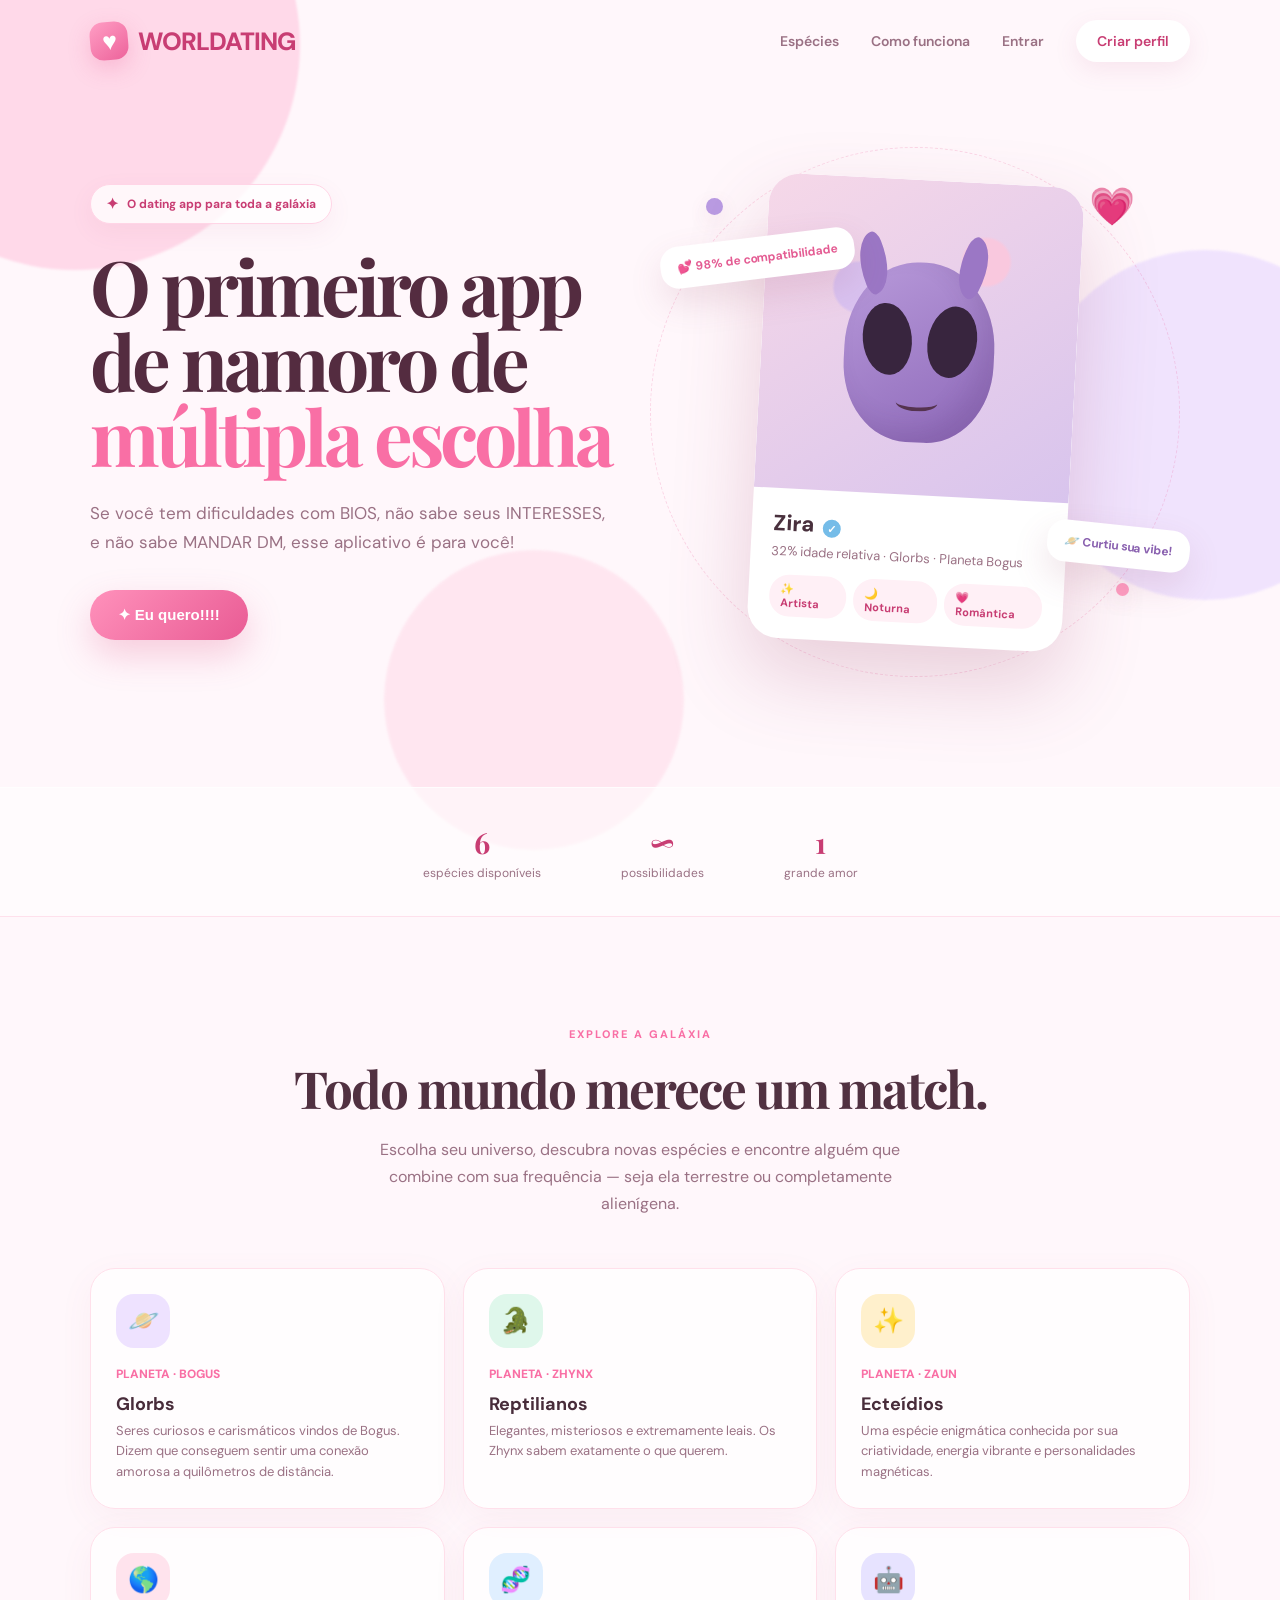
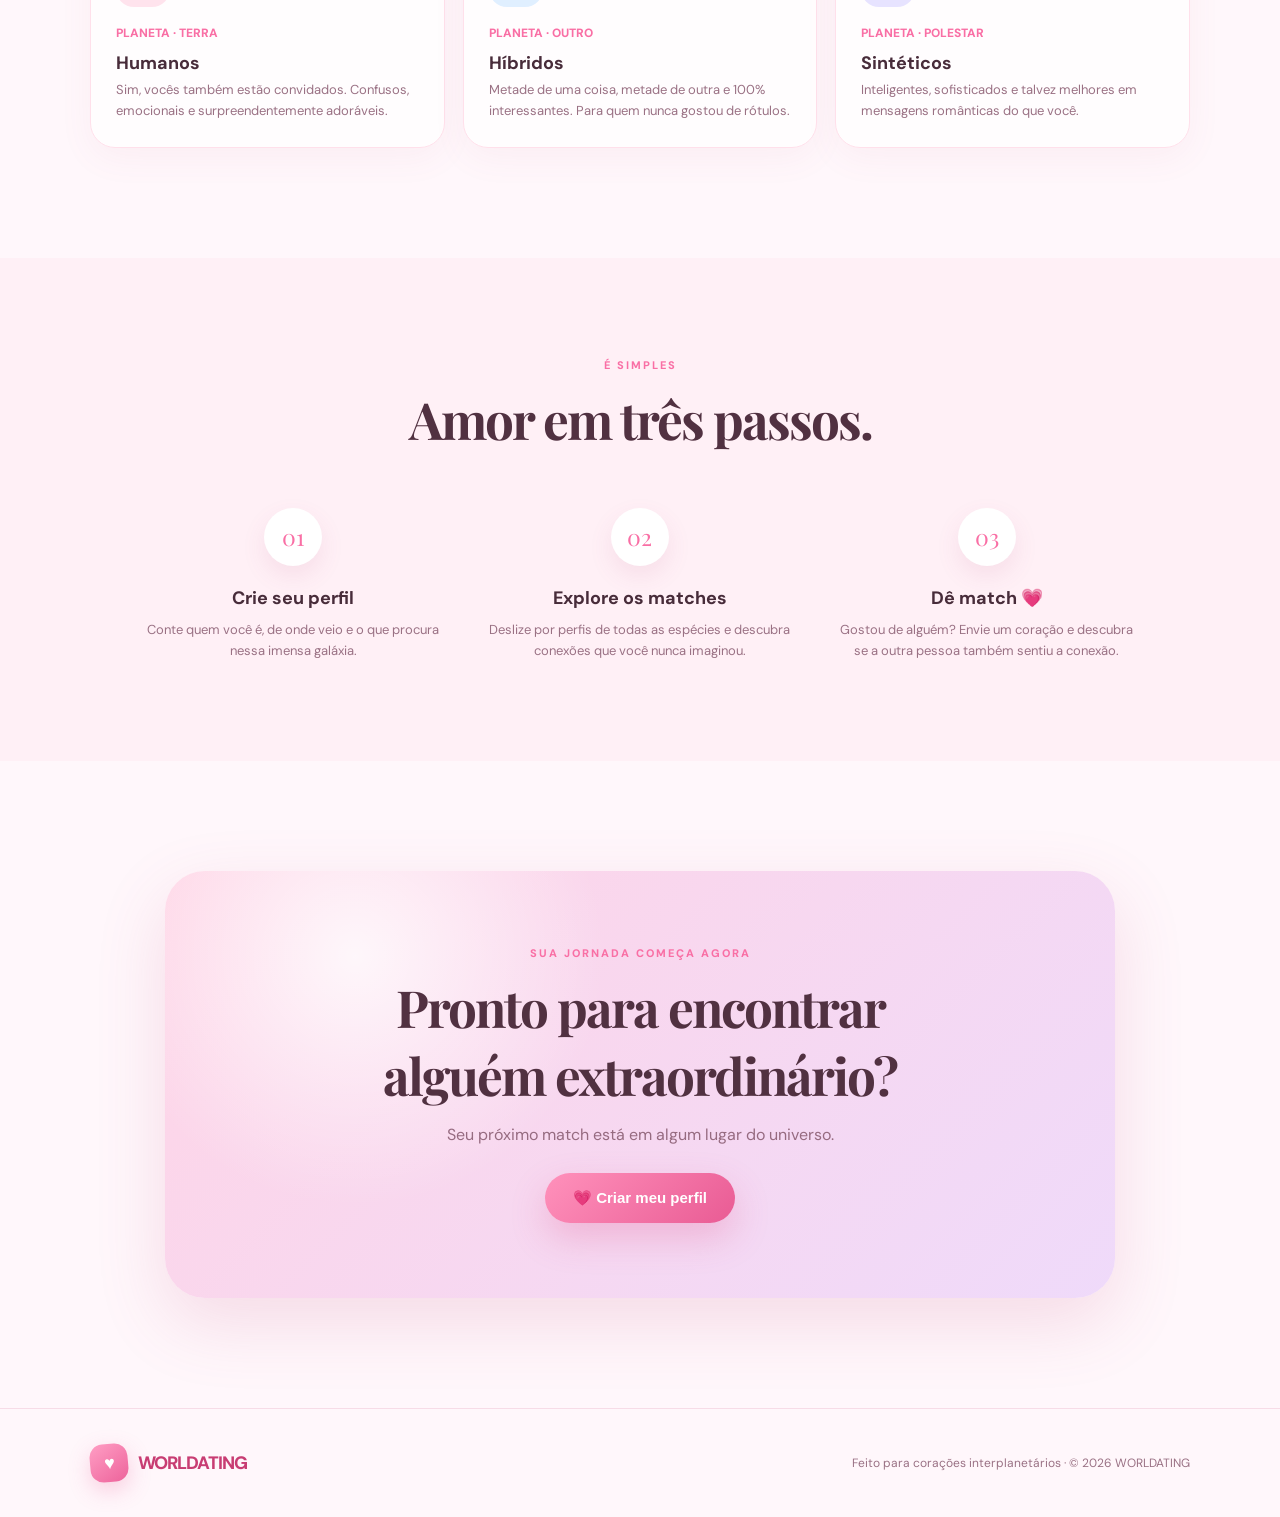
<file: index.html>
<!DOCTYPE html>
<html lang="pt-BR">

<head>
    <meta charset="UTF-8" />
    <meta name="viewport" content="width=device-width, initial-scale=1.0" />
    <title>WORLDATING — Encontre alguém de outro mundo</title>

    <link rel="preconnect" href="https://fonts.googleapis.com">
    <link rel="preconnect" href="https://fonts.gstatic.com" crossorigin>
    <link
        href="https://fonts.googleapis.com/css2?family=DM+Sans:wght@400;500;600;700&family=Playfair+Display:wght@600;700;800&display=swap"
        rel="stylesheet">

    <style>
        :root {
            --pink-50: #fff7fb;
            --pink-100: #ffeaf4;
            --pink-200: #ffd1e5;
            --pink-300: #ffb4d2;
            --pink-400: #ff8fbb;
            --pink-500: #f96fa5;
            --pink-600: #e95291;
            --rose: #c83d73;
            --purple: #9b72cf;
            --text: #482c3a;
            --muted: #9a7184;
            --white: #ffffff;
            --shadow: 0 25px 70px rgba(194, 73, 123, .16);
        }

        * {
            box-sizing: border-box;
            margin: 0;
            padding: 0;
        }

        html {
            scroll-behavior: smooth;
        }

        body {
            font-family: "DM Sans", sans-serif;
            color: var(--text);
            background: var(--pink-50);
            overflow-x: hidden;
        }

        /* ---------- BACKGROUND ---------- */

        .blob {
            position: absolute;
            border-radius: 50%;
            filter: blur(1px);
            pointer-events: none;
            z-index: 0;
        }

        .blob.one {
            width: 450px;
            height: 450px;
            background: #ffd9e9;
            top: -180px;
            left: -150px;
        }

        .blob.two {
            width: 350px;
            height: 350px;
            background: #eadbff;
            right: -100px;
            top: 250px;
            opacity: .7;
        }

        .blob.three {
            width: 300px;
            height: 300px;
            background: #ffe3ee;
            left: 30%;
            bottom: 50px;
            opacity: .8;
        }

        /* ---------- NAV ---------- */

        nav {
            position: relative;
            z-index: 10;
            height: 82px;
            display: flex;
            align-items: center;
            justify-content: space-between;
            padding: 0 7%;
        }

        .logo {
            display: flex;
            align-items: center;
            gap: 10px;
            font-size: 25px;
            font-weight: 800;
            letter-spacing: -1px;
            color: var(--rose);
        }

        .logo-heart {
            width: 38px;
            height: 38px;
            display: grid;
            place-items: center;
            background: linear-gradient(145deg, #ff9ec4, #ed639b);
            color: white;
            border-radius: 13px;
            transform: rotate(-5deg);
            box-shadow: 0 8px 22px rgba(233, 82, 145, .25);
        }

        nav .links {
            display: flex;
            gap: 32px;
            align-items: center;
        }

        nav a {
            text-decoration: none;
            color: var(--muted);
            font-size: 14px;
            font-weight: 600;
            transition: .2s;
        }

        nav a:hover {
            color: var(--rose);
        }

        .nav-button {
            padding: 12px 21px;
            border-radius: 30px;
            background: var(--white);
            color: var(--rose);
            box-shadow: 0 8px 25px rgba(188, 82, 126, .1);
        }

        /* ---------- HERO ---------- */

        .hero {
            min-height: 680px;
            padding: 45px 7% 90px;
            display: grid;
            grid-template-columns: 1fr 1fr;
            align-items: center;
            position: relative;
            overflow: hidden;
        }

        .hero-content {
            max-width: 650px;
            position: relative;
            z-index: 2;
        }

        .eyebrow {
            display: inline-flex;
            align-items: center;
            gap: 8px;
            padding: 9px 15px;
            border-radius: 50px;
            background: rgba(255, 255, 255, .8);
            border: 1px solid #ffd5e6;
            color: var(--rose);
            font-size: 12px;
            font-weight: 700;
            margin-bottom: 24px;
            box-shadow: 0 8px 25px rgba(190, 84, 128, .07);
        }

        .eyebrow span {
            font-size: 15px;
        }

        h1 {
            font-family: "Playfair Display", serif;
            font-size: clamp(54px, 6vw, 88px);
            line-height: .98;
            letter-spacing: -4px;
            color: #542c40;
            margin-bottom: 25px;
        }

        h1 em {
            font-style: normal;
            color: var(--pink-500);
        }

        .hero-description {
            max-width: 520px;
            color: var(--muted);
            line-height: 1.75;
            font-size: 17px;
            margin-bottom: 32px;
        }

        .hero-buttons {
            display: flex;
            align-items: center;
            gap: 15px;
        }

        .primary-btn {
            border: 0;
            cursor: pointer;
            padding: 16px 28px;
            border-radius: 50px;
            color: white;
            font-weight: 700;
            font-size: 15px;
            background: linear-gradient(135deg, #ff91bb, #e95b94);
            box-shadow: 0 15px 35px rgba(225, 76, 133, .25);
            transition: .25s;
        }

        .primary-btn:hover {
            transform: translateY(-3px);
            box-shadow: 0 20px 40px rgba(225, 76, 133, .32);
        }

        .secondary-btn {
            padding: 15px 24px;
            border-radius: 50px;
            background: rgba(255, 255, 255, .8);
            color: var(--rose);
            font-weight: 700;
            text-decoration: none;
            border: 1px solid #ffd6e6;
        }

        /* ---------- PROFILE CARD ---------- */

        .hero-visual {
            min-height: 570px;
            display: flex;
            align-items: center;
            justify-content: center;
            position: relative;
            z-index: 2;
        }

        .orbit {
            width: 530px;
            height: 530px;
            border: 1px dashed rgba(233, 82, 145, .2);
            border-radius: 50%;
            position: absolute;
        }

        .orbit::before,
        .orbit::after {
            content: "";
            position: absolute;
            border-radius: 50%;
            background: white;
            box-shadow: 0 7px 20px rgba(160, 73, 111, .12);
        }

        .orbit::before {
            width: 17px;
            height: 17px;
            top: 50px;
            left: 55px;
            background: #b99be2;
        }

        .orbit::after {
            width: 13px;
            height: 13px;
            right: 50px;
            bottom: 80px;
            background: #ff9fc3;
        }

        .profile-card {
            width: 315px;
            height: 465px;
            background: white;
            border-radius: 31px;
            position: relative;
            z-index: 3;
            box-shadow: 0 35px 80px rgba(157, 66, 106, .22);
            overflow: hidden;
            transform: rotate(3deg);
            transition: transform .4s;
        }

        .profile-card:hover {
            transform: rotate(0deg) translateY(-7px);
        }

        .profile-image {
            height: 315px;
            position: relative;
            overflow: hidden;
            background:
                radial-gradient(circle at 70% 25%, #f9c8de 0 7%, transparent 8%),
                radial-gradient(circle at 30% 35%, #d9c2f0 0 8%, transparent 9%),
                linear-gradient(145deg, #f6d8e8, #d8c4ed);
        }

        /* Alien visual feito só com CSS */
        .alien {
            position: absolute;
            left: 50%;
            top: 50%;
            width: 150px;
            height: 180px;
            transform: translate(-50%, -42%);
            background: linear-gradient(150deg, #b89ada, #8d68b9);
            border-radius: 48% 48% 44% 44%;
            box-shadow: inset -15px -12px 25px rgba(73, 37, 94, .15);
        }

        .alien::before,
        .alien::after {
            content: "";
            position: absolute;
            width: 49px;
            height: 72px;
            top: 42px;
            background: #38253e;
            border-radius: 50%;
        }

        .alien::before {
            left: 18px;
            transform: rotate(-8deg);
        }

        .alien::after {
            right: 18px;
            transform: rotate(8deg);
        }

        .alien-smile {
            position: absolute;
            width: 42px;
            height: 18px;
            left: 50%;
            bottom: 31px;
            transform: translateX(-50%);
            border-bottom: 4px solid #55334f;
            border-radius: 50%;
        }

        .horn {
            position: absolute;
            width: 30px;
            height: 60px;
            top: -27px;
            background: #9b77c5;
            border-radius: 80% 20% 80% 20%;
        }

        .horn.left {
            left: 10px;
            transform: rotate(-25deg);
        }

        .horn.right {
            right: 10px;
            transform: rotate(25deg) scaleX(-1);
        }

        .profile-info {
            padding: 20px 21px;
        }

        .profile-name {
            font-size: 22px;
            font-weight: 800;
            color: #49303d;
        }

        .verified {
            display: inline-grid;
            place-items: center;
            width: 18px;
            height: 18px;
            border-radius: 50%;
            color: white;
            background: #75bce8;
            font-size: 11px;
            margin-left: 4px;
        }

        .profile-meta {
            color: var(--muted);
            font-size: 13px;
            margin-top: 5px;
        }

        .tags {
            display: flex;
            gap: 7px;
            margin-top: 15px;
        }

        .tag {
            padding: 7px 11px;
            background: #fff0f6;
            color: var(--rose);
            border-radius: 20px;
            font-size: 11px;
            font-weight: 700;
        }

        .floating {
            position: absolute;
            z-index: 5;
            background: white;
            box-shadow: 0 15px 35px rgba(149, 66, 104, .15);
            border-radius: 18px;
            padding: 13px 17px;
            font-size: 12px;
            font-weight: 700;
        }

        .floating.match {
            left: 20px;
            top: 110px;
            color: #e45c93;
            transform: rotate(-7deg);
        }

        .floating.species {
            right: 0;
            bottom: 130px;
            color: #8960af;
            transform: rotate(6deg);
        }

        .heart-float {
            position: absolute;
            right: 55px;
            top: 55px;
            font-size: 37px;
            animation: float 3s ease-in-out infinite;
        }

        @keyframes float {

            0%,
            100% {
                transform: translateY(0) rotate(5deg);
            }

            50% {
                transform: translateY(-15px) rotate(-5deg);
            }
        }

        /* ---------- STATS ---------- */

        .stats {
            position: relative;
            z-index: 2;
            display: flex;
            justify-content: center;
            gap: 80px;
            padding: 35px 7%;
            background: rgba(255, 255, 255, .55);
            border-top: 1px solid rgba(255, 255, 255, .8);
            border-bottom: 1px solid #ffe0ec;
        }

        .stat {
            text-align: center;
        }

        .stat strong {
            font-family: "Playfair Display", serif;
            font-size: 29px;
            color: var(--rose);
        }

        .stat span {
            display: block;
            color: var(--muted);
            font-size: 12px;
            margin-top: 4px;
        }

        /* ---------- SPECIES ---------- */

        .species-section {
            position: relative;
            z-index: 1;
            padding: 110px 7%;
            text-align: center;
        }

        .section-label {
            text-transform: uppercase;
            letter-spacing: 2px;
            font-size: 11px;
            font-weight: 800;
            color: var(--pink-500);
            margin-bottom: 13px;
        }

        h2 {
            font-family: "Playfair Display", serif;
            font-size: clamp(38px, 4vw, 55px);
            letter-spacing: -2px;
            color: #513141;
            margin-bottom: 14px;
        }

        .section-description {
            max-width: 570px;
            margin: 0 auto 50px;
            color: var(--muted);
            line-height: 1.7;
        }

        .species-grid {
            max-width: 1100px;
            margin: auto;
            display: grid;
            grid-template-columns: repeat(3, 1fr);
            gap: 18px;
            text-align: left;
        }

        .species-card {
            padding: 25px;
            background: rgba(255, 255, 255, .75);
            border: 1px solid #ffe0eb;
            border-radius: 25px;
            transition: .25s;
            box-shadow: 0 10px 35px rgba(193, 78, 126, .06);
        }

        .species-card:hover {
            transform: translateY(-7px);
            background: white;
            box-shadow: var(--shadow);
        }

        .species-icon {
            width: 54px;
            height: 54px;
            display: grid;
            place-items: center;
            border-radius: 18px;
            font-size: 25px;
            margin-bottom: 18px;
        }

        .glorbs {
            background: #eee2ff;
        }

        .reptilianos {
            background: #dff7eb;
        }

        .ecteidios {
            background: #fff0cc;
        }

        .humanos {
            background: #ffe3ed;
        }

        .hibridos {
            background: #e0efff;
        }

        .sinteticos {
            background: #e7e3ff;
        }

        .species-card h3 {
            font-size: 18px;
            margin-bottom: 5px;
        }

        .species-card .planet {
            font-size: 12px;
            color: var(--pink-500);
            font-weight: 800;
            margin-bottom: 10px;
        }

        .species-card p {
            color: var(--muted);
            font-size: 13px;
            line-height: 1.6;
        }

        /* ---------- HOW IT WORKS ---------- */

        .how-section {
            padding: 100px 7%;
            background: #fff0f6;
            text-align: center;
        }

        .steps {
            max-width: 1000px;
            margin: 55px auto 0;
            display: grid;
            grid-template-columns: repeat(3, 1fr);
            gap: 40px;
        }

        .step-number {
            width: 58px;
            height: 58px;
            display: grid;
            place-items: center;
            margin: auto auto 20px;
            background: white;
            color: var(--pink-500);
            font-family: "Playfair Display", serif;
            font-size: 23px;
            border-radius: 50%;
            box-shadow: 0 10px 25px rgba(181, 70, 115, .1);
        }

        .step h3 {
            margin-bottom: 9px;
            font-size: 18px;
        }

        .step p {
            color: var(--muted);
            font-size: 13px;
            line-height: 1.65;
        }

        /* ---------- CTA ---------- */

        .cta {
            padding: 110px 7%;
            text-align: center;
            position: relative;
            overflow: hidden;
        }

        .cta-box {
            max-width: 950px;
            margin: auto;
            padding: 75px 35px;
            border-radius: 40px;
            background:
                radial-gradient(circle at 20% 20%, rgba(255, 255, 255, .8), transparent 30%),
                linear-gradient(135deg, #ffd5e6, #efdafa);
            position: relative;
            box-shadow: var(--shadow);
        }

        .cta-box h2 {
            max-width: 650px;
            margin: auto auto 15px;
        }

        .cta-box p {
            color: #966b80;
            margin-bottom: 28px;
        }

        /* ---------- FOOTER ---------- */

        footer {
            padding: 35px 7%;
            display: flex;
            align-items: center;
            justify-content: space-between;
            border-top: 1px solid #f7dce7;
            color: var(--muted);
            font-size: 12px;
        }

        footer .logo {
            font-size: 18px;
        }

        /* ---------- MODAL ---------- */

        .modal-overlay {
            position: fixed;
            inset: 0;
            z-index: 100;
            display: none;
            place-items: center;
            padding: 20px;
            background: rgba(73, 40, 56, .3);
            backdrop-filter: blur(8px);
        }

        .modal-overlay.active {
            display: grid;
        }

        .modal {
            width: min(440px, 100%);
            background: white;
            border-radius: 30px;
            padding: 35px;
            box-shadow: 0 30px 100px rgba(90, 40, 65, .25);
            position: relative;
            animation: modalIn .3s ease;
        }

        @keyframes modalIn {
            from {
                opacity: 0;
                transform: translateY(20px) scale(.96);
            }

            to {
                opacity: 1;
                transform: none;
            }
        }

        .close {
            position: absolute;
            top: 17px;
            right: 19px;
            width: 32px;
            height: 32px;
            border: 0;
            border-radius: 50%;
            background: #fff0f6;
            color: var(--rose);
            cursor: pointer;
            font-size: 17px;
        }

        .modal h2 {
            font-size: 32px;
            margin-bottom: 8px;
        }

        .modal>p {
            color: var(--muted);
            font-size: 13px;
            line-height: 1.6;
            margin-bottom: 25px;
        }

        .choice-grid {
            display: grid;
            grid-template-columns: 1fr 1fr;
            gap: 10px;
        }

        .choice {
            padding: 14px;
            border: 1px solid #f6d8e5;
            background: #fff9fc;
            border-radius: 15px;
            cursor: pointer;
            text-align: left;
            transition: .2s;
        }

        .choice:hover,
        .choice.selected {
            background: #ffe7f1;
            border-color: var(--pink-300);
            transform: translateY(-2px);
        }

        .choice strong {
            display: block;
            font-size: 13px;
        }

        .choice small {
            color: var(--muted);
            font-size: 10px;
        }

        .modal-submit {
            width: 100%;
            margin-top: 18px;
        }

        /* ---------- RESPONSIVE ---------- */

        @media (max-width: 850px) {
            nav .links {
                display: none;
            }

            .hero {
                grid-template-columns: 1fr;
                text-align: center;
                padding-top: 50px;
            }

            .hero-content {
                margin: auto;
            }

            .hero-description {
                margin-left: auto;
                margin-right: auto;
            }

            .hero-buttons {
                justify-content: center;
            }

            .hero-visual {
                min-height: 500px;
                margin-top: 30px;
            }

            .species-grid {
                grid-template-columns: 1fr 1fr;
            }

            .steps {
                grid-template-columns: 1fr;
                gap: 35px;
            }
        }

        @media (max-width: 550px) {
            nav {
                padding: 0 5%;
            }

            .hero {
                padding-left: 5%;
                padding-right: 5%;
            }

            h1 {
                font-size: 53px;
            }

            .hero-buttons {
                flex-direction: column;
            }

            .primary-btn,
            .secondary-btn {
                width: 100%;
            }

            .orbit {
                width: 350px;
                height: 350px;
            }

            .profile-card {
                width: 280px;
                height: 430px;
            }

            .profile-image {
                height: 280px;
            }

            .floating.match {
                left: -2px;
            }

            .floating.species {
                right: -5px;
            }

            .stats {
                gap: 25px;
            }

            .stat strong {
                font-size: 22px;
            }

            .species-section,
            .how-section,
            .cta {
                padding-left: 5%;
                padding-right: 5%;
            }

            .species-grid {
                grid-template-columns: 1fr;
            }

            footer {
                flex-direction: column;
                gap: 15px;
            }
        }
    </style>
</head>

<body>

    <div class="blob one"></div>
    <div class="blob two"></div>
    <div class="blob three"></div>

    <!-- NAV -->
    <nav>
        <div class="logo">
            <div class="logo-heart">♥</div>
            WORLDATING
        </div>

        <div class="links">
            <a href="#especies">Espécies</a>
            <a href="#como-funciona">Como funciona</a>
            <a href="#entrar">Entrar</a>
            <a href="#cadastro" class="nav-button">Criar perfil</a>
        </div>
    </nav>

    <!-- HERO -->
    <main>

        <section class="hero">

            <div class="hero-content">

                <div class="eyebrow">
                    <span>✦</span>
                    O dating app para toda a galáxia
                </div>

                <h1>
                    O primeiro app de namoro de<br>
                    <em>múltipla escolha</em> 
                </h1>

                <p class="hero-description">
                    Se você tem dificuldades com BIOS, não sabe seus INTERESSES, e não sabe MANDAR DM, esse aplicativo é para você!
                </p>

                <div class="hero-buttons">
                    <button class="primary-btn" onclick="openModal()">
                        ✦ Eu quero!!!!
                    </button>

                </div>

            </div>

            <div class="hero-visual">

                <div class="orbit"></div>

                <div class="heart-float">💗</div>

                <div class="floating match">
                    💕 98% de compatibilidade
                </div>

                <div class="floating species">
                    🪐 Curtiu sua vibe!
                </div>

                <div class="profile-card">

                    <div class="profile-image">

                        <div class="alien">
                            <div class="horn left"></div>
                            <div class="horn right"></div>
                            <div class="alien-smile"></div>
                        </div>

                    </div>

                    <div class="profile-info">

                        <div class="profile-name">
                            Zira
                            <span class="verified">✓</span>
                        </div>

                        <div class="profile-meta">
                            32% idade relativa · Glorbs · Planeta Bogus
                        </div>

                        <div class="tags">
                            <span class="tag">✨ Artista</span>
                            <span class="tag">🌙 Noturna</span>
                            <span class="tag">💗 Romântica</span>
                        </div>

                    </div>

                </div>

            </div>
        </section>

        <!-- STATS -->
        <section class="stats">

            <div class="stat">
                <strong>6</strong>
                <span>espécies disponíveis</span>
            </div>

            <div class="stat">
                <strong>∞</strong>
                <span>possibilidades</span>
            </div>

            <div class="stat">
                <strong>1</strong>
                <span>grande amor</span>
            </div>

        </section>

        <!-- ESPÉCIES -->
        <section class="species-section" id="especies">

            <div class="section-label">Explore a galáxia</div>

            <h2>Todo mundo merece um match.</h2>

            <p class="section-description">
                Escolha seu universo, descubra novas espécies e encontre alguém
                que combine com sua frequência — seja ela terrestre ou
                completamente alienígena.
            </p>

            <div class="species-grid">

                <div class="species-card">
                    <div class="species-icon glorbs">🪐</div>
                    <div class="planet">PLANETA · BOGUS</div>
                    <h3>Glorbs</h3>
                    <p>
                        Seres curiosos e carismáticos vindos de Bogus.
                        Dizem que conseguem sentir uma conexão amorosa a quilômetros de distância.
                    </p>
                </div>

                <div class="species-card">
                    <div class="species-icon reptilianos">🐊</div>
                    <div class="planet">PLANETA · ZHYNX</div>
                    <h3>Reptilianos</h3>
                    <p>
                        Elegantes, misteriosos e extremamente leais.
                        Os Zhynx sabem exatamente o que querem.
                    </p>
                </div>

                <div class="species-card">
                    <div class="species-icon ecteidios">✨</div>
                    <div class="planet">PLANETA · ZAUN</div>
                    <h3>Ecteídios</h3>
                    <p>
                        Uma espécie enigmática conhecida por sua criatividade,
                        energia vibrante e personalidades magnéticas.
                    </p>
                </div>

                <div class="species-card">
                    <div class="species-icon humanos">🌎</div>
                    <div class="planet">PLANETA · TERRA</div>
                    <h3>Humanos</h3>
                    <p>
                        Sim, vocês também estão convidados.
                        Confusos, emocionais e surpreendentemente adoráveis.
                    </p>
                </div>

                <div class="species-card">
                    <div class="species-icon hibridos">🧬</div>
                    <div class="planet">PLANETA · OUTRO</div>
                    <h3>Híbridos</h3>
                    <p>
                        Metade de uma coisa, metade de outra e 100% interessantes.
                        Para quem nunca gostou de rótulos.
                    </p>
                </div>

                <div class="species-card">
                    <div class="species-icon sinteticos">🤖</div>
                    <div class="planet">PLANETA · POLESTAR</div>
                    <h3>Sintéticos</h3>
                    <p>
                        Inteligentes, sofisticados e talvez melhores em mensagens
                        românticas do que você.
                    </p>
                </div>

            </div>
        </section>

        <!-- COMO FUNCIONA -->
        <section class="how-section" id="como-funciona">

            <div class="section-label">É simples</div>

            <h2>Amor em três passos.</h2>

            <div class="steps">

                <div class="step">
                    <div class="step-number">01</div>
                    <h3>Crie seu perfil</h3>
                    <p>
                        Conte quem você é, de onde veio e o que procura
                        nessa imensa galáxia.
                    </p>
                </div>

                <div class="step">
                    <div class="step-number">02</div>
                    <h3>Explore os matches</h3>
                    <p>
                        Deslize por perfis de todas as espécies e descubra
                        conexões que você nunca imaginou.
                    </p>
                </div>

                <div class="step">
                    <div class="step-number">03</div>
                    <h3>Dê match 💗</h3>
                    <p>
                        Gostou de alguém? Envie um coração e descubra se
                        a outra pessoa também sentiu a conexão.
                    </p>
                </div>

            </div>
        </section>

        <!-- CTA -->
        <section class="cta" id="cadastro">

            <div class="cta-box">

                <div class="section-label">Sua jornada começa agora</div>

                <h2>
                    Pronto para encontrar alguém extraordinário?
                </h2>

                <p>
                    Seu próximo match está em algum lugar do universo.
                </p>

                <button class="primary-btn" onclick="openModal()">
                    💗 Criar meu perfil
                </button>

            </div>

        </section>

    </main>

    <!-- FOOTER -->
    <footer id="entrar">

        <div class="logo">
            <div class="logo-heart">♥</div>
            WORLDATING
        </div>

        <div>
            Feito para corações interplanetários · © 2026 WORLDATING
        </div>

    </footer>

    <!-- MODAL -->
    <div class="modal-overlay" id="modal">

        <div class="modal">

            <button class="close" onclick="closeModal()">×</button>

            <h2>Vamos começar 💗</h2>

            <p>
                Primeiro, escolha sua espécie. Você poderá alterar
                essa informação depois.
            </p>

            <div class="choice-grid">

                <div class="choice" onclick="selectChoice(this)">
                    <strong>🪐 Glorbs</strong>
                    <small>Bogus</small>
                </div>

                <div class="choice" onclick="selectChoice(this)">
                    <strong>🐊 Reptilianos</strong>
                    <small>Zhynx</small>
                </div>

                <div class="choice" onclick="selectChoice(this)">
                    <strong>✨ Ecteídios</strong>
                    <small>Zaun</small>
                </div>

                <div class="choice" onclick="window.location.href='oi.html'">
                    <strong>🌎 Humanos</strong>
                    <small>Terra</small>
                </div>

                <div class="choice" onclick="selectChoice(this)">
                    <strong>🧬 Híbridos</strong>
                    <small>Outro</small>
                </div>

                <div class="choice" onclick="selectChoice(this)">
                    <strong>🤖 Sintéticos</strong>
                    <small>Polyestar</small>
                </div>

            </div>

            <button class="primary-btn modal-submit" onclick="finishSignup()">
                Continuar ✦
            </button>

        </div>

    </div>

    <script>

        function openModal() {
            document.getElementById("modal").classList.add("active");
            document.body.style.overflow = "hidden";
        }

        function closeModal() {
            document.getElementById("modal").classList.remove("active");
            document.body.style.overflow = "";
        }

        function selectChoice(element) {
            document.querySelectorAll(".choice").forEach(choice => {
                choice.classList.remove("selected");
            });

            element.classList.add("selected");
        }

        function finishSignup() {

            const selected = document.querySelector(".choice.selected");

            if (!selected) {
                alert("Escolha sua espécie primeiro 💗");
                return;
            }

            alert(
                "Perfeito! ✨\n\n" +
                "Seu perfil de " +
                selected.querySelector("strong").innerText +
                " está pronto para começar a jornada."
            );

            closeModal();
        }

        document.getElementById("modal").addEventListener("click", function (e) {
            if (e.target === this) {
                closeModal();
            }
        });

    </script>

</body>

</html>
</file>
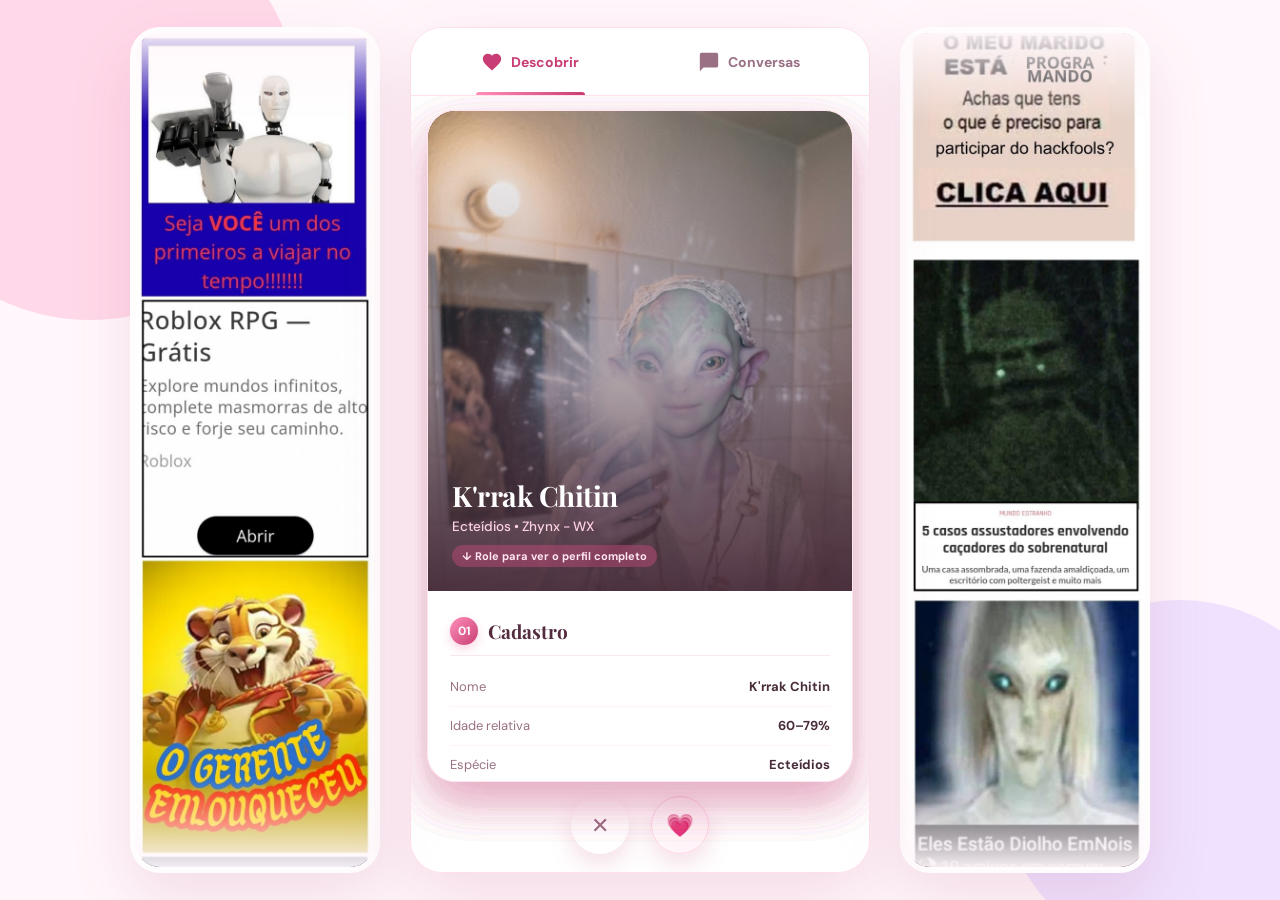
<file: index2.html>
<!DOCTYPE html>
<html lang="pt-BR">
<head>
  <meta charset="UTF-8" />
  <meta name="viewport" content="width=device-width, initial-scale=1.0" />
  <title>WORLDATING — Encontre alguém de outro mundo</title>

  <!-- Google Fonts: DM Sans & Playfair Display -->
  <link rel="preconnect" href="https://fonts.googleapis.com">
  <link rel="preconnect" href="https://fonts.gstatic.com" crossorigin>
  <link href="https://fonts.googleapis.com/css2?family=DM+Sans:wght@400;500;600;700&family=Playfair+Display:wght@600;700;800&display=swap" rel="stylesheet">

  <link rel="stylesheet" href="style.css">
</head>
<body>

  <!-- Blobs decorativos -->
  <div class="blob one"></div>
  <div class="blob two"></div>

  <div class="formbold-main-wrapper">

    <!-- =========================
         ESQUERDA — ANÚNCIO
         ========================= -->
    <div class="side-image side-left">
      <div class="infinite-images">

        <a href="premium.html">
          <img src="img_esquerda.jpg" alt="Conheça o Premium">
        </a>

        <a href="premium.html">
          <img src="img_esquerda.jpg" alt="Conheça o Premium">
        </a>

        <a href="premium.html">
          <img src="img_esquerda.jpg" alt="Conheça o Premium">
        </a>

        <a href="premium.html">
          <img src="img_esquerda.jpg" alt="Conheça o Premium">
        </a>

        <a href="premium.html">
          <img src="img_esquerda.jpg" alt="Conheça o Premium">
        </a>

        <a href="premium.html">
          <img src="img_esquerda.jpg" alt="Conheça o Premium">
        </a>

      </div>
    </div>


    <!-- =========================
         CONTEÚDO PRINCIPAL
         ========================= -->
    <div class="app-wrapper">

      <!-- Header / Abas -->
      <header class="app-header">

        <button class="tab-btn active" id="tabDiscover">
          <svg width="22" height="22" viewBox="0 0 24 24" fill="currentColor">
            <path d="M12 21.35l-1.45-1.32C5.4 15.36 2 12.28 2 8.5 2 5.42 4.42 3 7.5 3c1.74 0 3.41.81 4.5 2.09C13.09 3.81 14.76 3 16.5 3 19.58 3 22 5.42 22 8.5c0 3.78-3.4 6.86-8.55 11.54L12 21.35z"/>
          </svg>
          <span>Descobrir</span>
        </button>

        <button class="tab-btn" id="tabMatches">
          <svg width="22" height="22" viewBox="0 0 24 24" fill="currentColor">
            <path d="M20 2H4c-1.1 0-2 .9-2 2v18l4-4h14c1.1 0 2-.9 2-2V4c0-1.1-.9-2-2-2z"/>
          </svg>

          <span>Conversas</span>

          <span
            class="match-badge"
            id="matchBadge"
            style="display: none;"
          >
            0
          </span>
        </button>

      </header>


      <!-- ABA 1: SWIPE -->
      <section class="tab-content active" id="viewDiscover">

        <main
          class="tinder-viewport"
          id="cardsContainer">
        </main>

        <div class="controls">

          <button
            class="action-btn btn-nope"
            id="nopeBtn"
            aria-label="Rejeitar">
            ✕
          </button>

          <button
            class="action-btn btn-like"
            id="likeBtn"
            aria-label="Curtir">
            💗
          </button>

        </div>

      </section>


      <!-- ABA 2: CONVERSAS -->
      <section class="tab-content" id="viewMatches">

        <div
          class="chat-list-view"
          id="chatListView">

          <h2 class="chat-title">
            Novos Matches ✦
          </h2>

          <div
            class="matches-horizontal"
            id="matchesHorizontal">
          </div>

          <h2
            class="chat-title"
            style="margin-top: 24px;">
            Mensagens
          </h2>

          <div
            class="conversations-list"
            id="conversationsList">
          </div>

        </div>


        <!-- Sala de Conversa -->
        <div
          class="chat-room-view"
          id="chatRoomView"
          style="display: none;">

          <div class="chat-room-header">

            <button
              class="back-chat-btn"
              id="backToChatList">
              ←
            </button>

            <div
              class="chat-room-avatar"
              id="roomAvatar">
            </div>

            <div class="chat-room-info">

              <h3 id="roomName">
                Nome
              </h3>

              <span id="roomSpecies">
                Espécie
              </span>

            </div>

          </div>

          <div
            class="chat-messages"
            id="chatMessages">
          </div>

          <div
            class="dialogue-choices-area"
            id="dialogueChoicesArea">

            <div class="dialogue-hint">
              ✦ Escolha uma resposta artificial pré-aprovada:
            </div>

            <div
              class="dialogue-options-list"
              id="dialogueOptionsList">
            </div>

          </div>

        </div>

      </section>

    </div>


    <!-- =========================
         DIREITA — ANÚNCIO
         ========================= -->
    <div class="side-image side-right">

      <div class="infinite-images">

        <a href="premium.html">
          <img src="img_direita.jpg" alt="Conheça o Premium">
        </a>

        <a href="premium.html">
          <img src="img_direita.jpg" alt="Conheça o Premium">
        </a>

        <a href="premium.html">
          <img src="img_direita.jpg" alt="Conheça o Premium">
        </a>

        <a href="premium.html">
          <img src="img_direita.jpg" alt="Conheça o Premium">
        </a>

        <a href="premium.html">
          <img src="img_direita.jpg" alt="Conheça o Premium">
        </a>

        <a href="premium.html">
          <img src="img_direita.jpg" alt="Conheça o Premium">
        </a>

      </div>

    </div>

  </div>


  <script src="database.js"></script>
  <script src="app.js"></script>

</body>
</file>
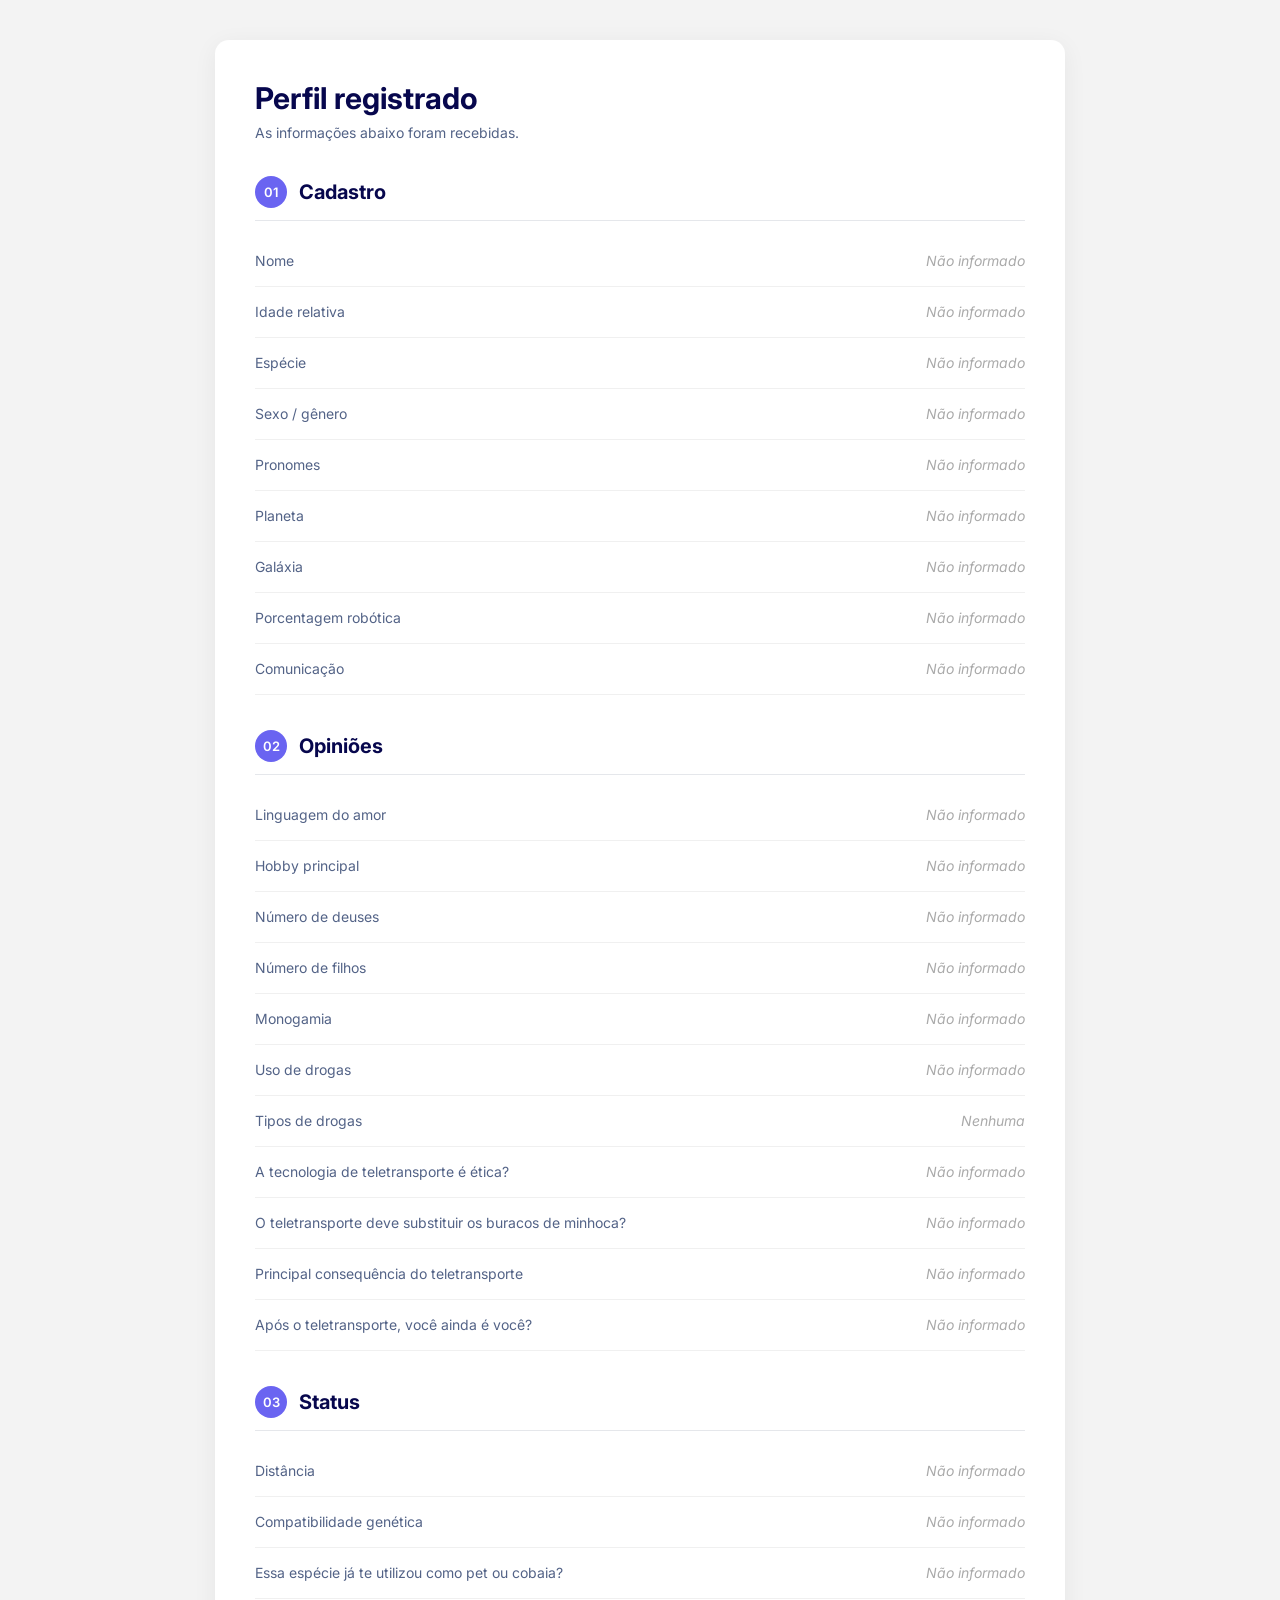
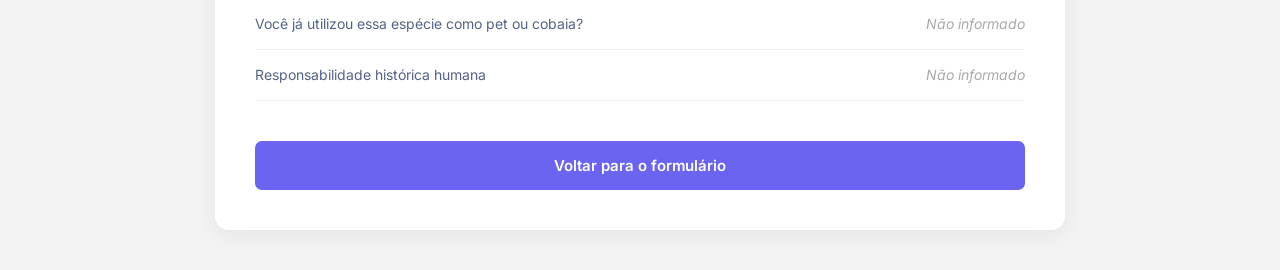
<file: ok.html>
<!DOCTYPE html>
<html lang="pt-BR">
<head>
  <meta charset="UTF-8">
  <meta name="viewport" content="width=device-width, initial-scale=1.0">

  <title>Perfil registrado</title>

  <style>
    @import url('https://fonts.googleapis.com/css2?family=Inter:wght@400;500;600;700&display=swap');

    * {
      margin: 0;
      padding: 0;
      box-sizing: border-box;
    }

    body {
      font-family: 'Inter', sans-serif;
      background: #f3f3f3;
      color: #07074d;
      padding: 40px;
    }

    .container {
      width: 100%;
      max-width: 850px;
      margin: 0 auto;
      background: white;
      padding: 40px;
      border-radius: 14px;
      box-shadow: 0 5px 25px rgba(0, 0, 0, 0.06);
    }

    .header {
      margin-bottom: 35px;
    }

    .header h1 {
      font-size: 30px;
      margin-bottom: 8px;
    }

    .header p {
      color: #536387;
      font-size: 14px;
    }

    .section {
      margin-top: 35px;
    }

    .section-title {
      display: flex;
      align-items: center;
      gap: 12px;
      margin-bottom: 15px;
      padding-bottom: 12px;
      border-bottom: 1px solid #e5e7eb;
    }

    .section-number {
      width: 32px;
      height: 32px;

      display: flex;
      align-items: center;
      justify-content: center;

      border-radius: 50%;

      background: #6a64f1;
      color: white;

      font-size: 13px;
      font-weight: 600;
    }

    .section-title h2 {
      font-size: 20px;
    }

    .answer {
      display: grid;
      grid-template-columns: 1fr 1fr;
      gap: 20px;

      padding: 14px 0;

      border-bottom: 1px solid #f0f0f0;
    }

    .question {
      color: #536387;
      font-size: 14px;
      line-height: 22px;
    }

    .value {
      color: #07074d;
      font-size: 14px;
      font-weight: 600;
      text-align: right;
      line-height: 22px;
    }

    .empty {
      color: #aaa;
      font-weight: 400;
      font-style: italic;
    }

    .back-button {
      display: block;

      width: 100%;

      margin-top: 40px;
      padding: 15px 20px;

      background: #6a64f1;
      color: white;

      text-decoration: none;
      text-align: center;

      border-radius: 7px;

      font-size: 15px;
      font-weight: 600;

      transition: 0.2s;
    }

    .back-button:hover {
      background: #5751d9;
    }

    @media (max-width: 600px) {

      body {
        padding: 15px;
      }

      .container {
        padding: 25px 20px;
      }

      .header h1 {
        font-size: 24px;
      }

      .answer {
        grid-template-columns: 1fr;
        gap: 4px;
      }

      .value {
        text-align: left;
      }
    }
  </style>
</head>


<body>

  <main class="container">

    <header class="header">
      <h1>Perfil registrado</h1>

      <p>
        As informações abaixo foram recebidas.
      </p>
    </header>


    <!-- =================================
         01 — CADASTRO
         ================================= -->

    <section class="section">

      <div class="section-title">

        <div class="section-number">
          01
        </div>

        <h2>Cadastro</h2>

      </div>


      <div class="answer">
        <span class="question">Nome</span>
        <span class="value" id="nome"></span>
      </div>


      <div class="answer">
        <span class="question">Idade relativa</span>
        <span class="value" id="idade_relativa"></span>
      </div>


      <div class="answer">
        <span class="question">Espécie</span>
        <span class="value" id="especie"></span>
      </div>


      <div class="answer">
        <span class="question">Sexo / gênero</span>
        <span class="value" id="genero"></span>
      </div>


      <div class="answer">
        <span class="question">Pronomes</span>
        <span class="value" id="pronomes"></span>
      </div>


      <div class="answer">
        <span class="question">Planeta</span>
        <span class="value" id="planeta"></span>
      </div>


      <div class="answer">
        <span class="question">Galáxia</span>
        <span class="value" id="galaxia"></span>
      </div>


      <div class="answer">
        <span class="question">Porcentagem robótica</span>
        <span class="value" id="porcentagem_robo"></span>
      </div>


      <div class="answer">
        <span class="question">Comunicação</span>
        <span class="value" id="comunicacao"></span>
      </div>

    </section>


    <!-- =================================
         02 — OPINIÕES
         ================================= -->

    <section class="section">

      <div class="section-title">

        <div class="section-number">
          02
        </div>

        <h2>Opiniões</h2>

      </div>


      <div class="answer">
        <span class="question">Linguagem do amor</span>
        <span class="value" id="linguagem_amor"></span>
      </div>


      <div class="answer">
        <span class="question">Hobby principal</span>
        <span class="value" id="hobby"></span>
      </div>


      <div class="answer">
        <span class="question">Número de deuses</span>
        <span class="value" id="deuses"></span>
      </div>


      <div class="answer">
        <span class="question">Número de filhos</span>
        <span class="value" id="filhos"></span>
      </div>


      <div class="answer">
        <span class="question">Monogamia</span>
        <span class="value" id="monogamia"></span>
      </div>


      <div class="answer">
        <span class="question">Uso de drogas</span>
        <span class="value" id="drogas"></span>
      </div>


      <div class="answer">
        <span class="question">Tipos de drogas</span>
        <span class="value" id="tipo_droga"></span>
      </div>


      <div class="answer">
        <span class="question">
          A tecnologia de teletransporte é ética?
        </span>

        <span class="value" id="teletransporte_etico"></span>
      </div>


      <div class="answer">
        <span class="question">
          O teletransporte deve substituir os buracos de minhoca?
        </span>

        <span class="value" id="substituir_buracos"></span>
      </div>


      <div class="answer">
        <span class="question">
          Principal consequência do teletransporte
        </span>

        <span class="value" id="consequencia_teletransporte"></span>
      </div>


      <div class="answer">
        <span class="question">
          Após o teletransporte, você ainda é você?
        </span>

        <span class="value" id="identidade"></span>
      </div>

    </section>


    <!-- =================================
         03 — STATUS
         ================================= -->

    <section class="section">

      <div class="section-title">

        <div class="section-number">
          03
        </div>

        <h2>Status</h2>

      </div>


      <div class="answer">
        <span class="question">Distância</span>
        <span class="value" id="distancia"></span>
      </div>


      <div class="answer">
        <span class="question">
          Compatibilidade genética
        </span>

        <span class="value" id="compatibilidade"></span>
      </div>


      <div class="answer">
        <span class="question">
          Essa espécie já te utilizou como pet ou cobaia?
        </span>

        <span class="value" id="eles_usaram"></span>
      </div>


      <div class="answer">
        <span class="question">
          Você já utilizou essa espécie como pet ou cobaia?
        </span>

        <span class="value" id="eu_usei"></span>
      </div>


      <div class="answer">
        <span class="question">
          Responsabilidade histórica humana
        </span>

        <span class="value" id="responsabilidade_humana"></span>
      </div>

    </section>


    <a href="index.html" class="back-button">
      Voltar para o formulário
    </a>

  </main>


  <script>

    /*
     * Lê as respostas enviadas pelo formulário.
     */

    const params = new URLSearchParams(
      window.location.search
    );


    /*
     * Preenche um campo.
     */

    function preencher(id) {

      const elemento =
        document.getElementById(id);

      if (!elemento) return;


      const valor =
        params.get(id);


      if (valor && valor.trim() !== "") {

        elemento.textContent =
          valor;

      } else {

        elemento.textContent =
          "Não informado";

        elemento.classList.add("empty");

      }

    }


    /*
     * Campos normais.
     */

    const campos = [

      // Cadastro

      "nome",
      "idade_relativa",
      "especie",
      "genero",
      "pronomes",
      "planeta",
      "galaxia",
      "porcentagem_robo",
      "comunicacao",

      // Opiniões

      "linguagem_amor",
      "hobby",
      "deuses",
      "filhos",
      "monogamia",
      "drogas",
      "teletransporte_etico",
      "substituir_buracos",
      "consequencia_teletransporte",
      "identidade",

      // Status

      "distancia",
      "compatibilidade",
      "eles_usaram",
      "eu_usei",
      "responsabilidade_humana"

    ];


    campos.forEach(preencher);


    /*
     * Porcentagem robótica.
     */

    const robo =
      document.getElementById(
        "porcentagem_robo"
      );

    if (params.get("porcentagem_robo")) {

      robo.textContent =
        params.get("porcentagem_robo") + "%";

    }


    /*
     * Distância.
     */

    const distancia =
      document.getElementById(
        "distancia"
      );

    if (params.get("distancia")) {

      distancia.textContent =
        params.get("distancia") + "%";

    }


    /*
     * Tipos de drogas.
     *
     * Como são checkboxes, pode haver
     * várias respostas.
     */

    const drogas =
      params.getAll("tipo_droga[]");


    const drogasElemento =
      document.getElementById(
        "tipo_droga"
      );


    if (drogas.length > 0) {

      drogasElemento.textContent =
        drogas.join(", ");

    } else {

      drogasElemento.textContent =
        "Nenhuma";

      drogasElemento.classList.add("empty");

    }

  </script>

</body>
</html>
</file>
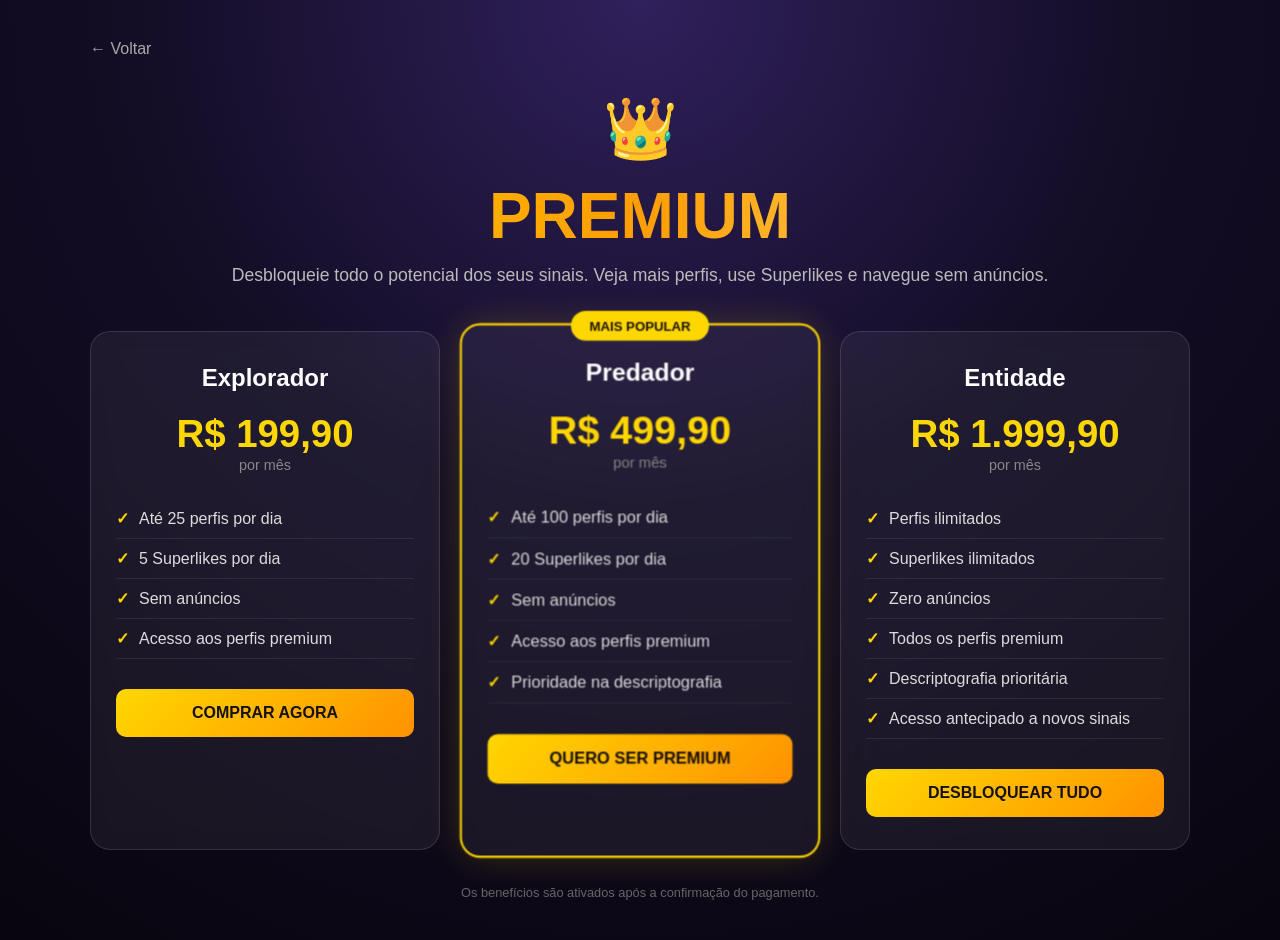
<file: premium.html>
<!DOCTYPE html>
<html lang="pt-BR">
<head>
  <meta charset="UTF-8">
  <meta name="viewport" content="width=device-width, initial-scale=1.0">
  <title>Premium — Sinais</title>

  <style>
    * {
      box-sizing: border-box;
      margin: 0;
      padding: 0;
    }

    body {
      min-height: 100vh;
      font-family: Arial, Helvetica, sans-serif;
      color: #fff;
      background:
        radial-gradient(circle at top, #30205c 0%, #130d25 45%, #08050f 100%);
      padding: 40px 20px;
    }

    .premium-page {
      width: 100%;
      max-width: 1100px;
      margin: 0 auto;
    }

    .back {
      display: inline-block;
      color: #aaa;
      text-decoration: none;
      margin-bottom: 35px;
      transition: color .2s;
    }

    .back:hover {
      color: #fff;
    }

    .hero {
      text-align: center;
      margin-bottom: 45px;
    }

    .premium-icon {
      font-size: 60px;
      margin-bottom: 15px;
    }

    .hero h1 {
      font-size: clamp(2.2rem, 6vw, 4rem);
      margin-bottom: 12px;
      background: linear-gradient(90deg, #ffd700, #ff9d00, #fff1a3);
      -webkit-background-clip: text;
      -webkit-text-fill-color: transparent;
    }

    .hero p {
      color: #bbb;
      font-size: 1.1rem;
    }

    .plans {
      display: grid;
      grid-template-columns: repeat(3, 1fr);
      gap: 25px;
    }

    .plan {
      position: relative;
      padding: 32px 25px;
      background: rgba(255,255,255,.06);
      border: 1px solid rgba(255,255,255,.12);
      border-radius: 20px;
      text-align: center;
      backdrop-filter: blur(10px);
      transition: transform .2s, border-color .2s;
    }

    .plan:hover {
      transform: translateY(-7px);
      border-color: rgba(255,215,0,.55);
    }

    .plan.featured {
      border: 2px solid #ffd700;
      box-shadow: 0 0 35px rgba(255,215,0,.18);
      transform: scale(1.03);
    }

    .plan.featured:hover {
      transform: scale(1.05) translateY(-5px);
    }

    .badge {
      position: absolute;
      top: -14px;
      left: 50%;
      transform: translateX(-50%);
      padding: 7px 18px;
      border-radius: 30px;
      background: #ffd700;
      color: #1a1200;
      font-size: .8rem;
      font-weight: 900;
      white-space: nowrap;
    }

    .plan h2 {
      font-size: 1.5rem;
      margin-bottom: 20px;
    }

    .price {
      margin-bottom: 25px;
    }

    .price strong {
      display: block;
      font-size: 2.4rem;
      color: #ffd700;
    }

    .price span {
      color: #888;
      font-size: .9rem;
    }

    .features {
      list-style: none;
      text-align: left;
      margin-bottom: 30px;
    }

    .features li {
      padding: 10px 0;
      border-bottom: 1px solid rgba(255,255,255,.08);
      color: #ddd;
    }

    .features li::before {
      content: "✓";
      color: #ffd700;
      font-weight: bold;
      margin-right: 10px;
    }

    .buy-button {
      display: block;
      width: 100%;
      padding: 15px;
      border: 0;
      border-radius: 10px;
      background: linear-gradient(135deg, #ffd700, #ff9200);
      color: #181000;
      font-size: 1rem;
      font-weight: 900;
      cursor: pointer;
      transition: transform .2s, box-shadow .2s;
    }

    .buy-button:hover {
      transform: scale(1.03);
      box-shadow: 0 0 25px rgba(255,193,7,.45);
    }

    .fine-print {
      text-align: center;
      margin-top: 35px;
      color: #666;
      font-size: .8rem;
    }

    @media (max-width: 800px) {
      .plans {
        grid-template-columns: 1fr;
      }

      .plan.featured,
      .plan.featured:hover {
        transform: none;
      }

      .plan {
        max-width: 500px;
        width: 100%;
        margin: auto;
      }
    }
  </style>
</head>

<body>

  <main class="premium-page">

    <a href="index.html" class="back">← Voltar</a>

    <section class="hero">
      <div class="premium-icon">👑</div>

      <h1>PREMIUM</h1>

      <p>
        Desbloqueie todo o potencial dos seus sinais.
        Veja mais perfis, use Superlikes e navegue sem anúncios.
      </p>
    </section>

    <section class="plans">

      <!-- PLANO 1 -->
      <article class="plan">
        <h2>Explorador</h2>

        <div class="price">
          <strong>R$ 199,90</strong>
          <span>por mês</span>
        </div>

        <ul class="features">
          <li>Até 25 perfis por dia</li>
          <li>5 Superlikes por dia</li>
          <li>Sem anúncios</li>
          <li>Acesso aos perfis premium</li>
        </ul>

        <button class="buy-button" onclick="comprar('Explorador')">
          COMPRAR AGORA
        </button>
      </article>


      <!-- PLANO 2 -->
      <article class="plan featured">
        <div class="badge">MAIS POPULAR</div>

        <h2>Predador</h2>

        <div class="price">
          <strong>R$ 499,90</strong>
          <span>por mês</span>
        </div>

        <ul class="features">
          <li>Até 100 perfis por dia</li>
          <li>20 Superlikes por dia</li>
          <li>Sem anúncios</li>
          <li>Acesso aos perfis premium</li>
          <li>Prioridade na descriptografia</li>
        </ul>

        <button class="buy-button" onclick="comprar('Predador')">
          QUERO SER PREMIUM
        </button>
      </article>


      <!-- PLANO 3 -->
      <article class="plan">
        <h2>Entidade</h2>

        <div class="price">
          <strong>R$ 1.999,90</strong>
          <span>por mês</span>
        </div>

        <ul class="features">
          <li>Perfis ilimitados</li>
          <li>Superlikes ilimitados</li>
          <li>Zero anúncios</li>
          <li>Todos os perfis premium</li>
          <li>Descriptografia prioritária</li>
          <li>Acesso antecipado a novos sinais</li>
        </ul>

        <button class="buy-button" onclick="comprar('Entidade')">
          DESBLOQUEAR TUDO
        </button>
      </article>

    </section>

    <p class="fine-print">
      Os benefícios são ativados após a confirmação do pagamento.
    </p>

  </main>

  <script>
    function comprar(plano) {
      alert(
        "Plano selecionado: " + plano +
        "\\n\\nIntegração de pagamento ainda não configurada."
      );
    }
  </script>

</body>
</html>
</file>
<file: style.css>
@import url('https://fonts.googleapis.com/css2?family=DM+Sans:wght@400;500;600;700&family=Playfair+Display:wght@600;700;800&display=swap');

:root {
  --pink-50: #fff7fb;
  --pink-100: #ffeaf4;
  --pink-200: #ffd1e5;
  --pink-300: #ffb4d2;
  --pink-400: #ff8fbb;
  --pink-500: #f96fa5;
  --pink-600: #e95291;
  --rose: #c83d73;
  --purple: #9b72cf;
  --text: #482c3a;
  --muted: #9a7184;
  --white: #ffffff;
  --shadow: 0 25px 70px rgba(194, 73, 123, 0.16);
}

* {
  margin: 0;
  padding: 0;
  box-sizing: border-box;
}

html,
body {
  min-height: 100%;
}


/* =========================================
   BODY
   ========================================= */

body {
  font-family: "DM Sans", sans-serif;
  color: var(--text);
  background: var(--pink-50);

  min-height: 100vh;

  display: flex;
  justify-content: center;
  align-items: center;

  overflow: hidden;

  position: relative;
}


/* =========================================
   BLOBS DECORATIVOS
   ========================================= */

.blob {
  position: fixed;
  border-radius: 50%;
  pointer-events: none;
  z-index: 0;
}

.blob.one {
  width: 420px;
  height: 420px;

  background: #ffd9e9;

  top: -100px;
  left: -120px;
}

.blob.two {
  width: 360px;
  height: 360px;

  background: #eadbff;

  right: -80px;
  bottom: -60px;

  opacity: 0.75;
}


/* =========================================
   LAYOUT
   ESQUERDA | APP | DIREITA
   ========================================= */

.formbold-main-wrapper {
  position: relative;
  z-index: 2;

  width: min(1500px, 96vw);
  height: 94vh;

  margin: 0 auto;

  display: grid;

  grid-template-columns:
    minmax(180px, 250px)
    minmax(400px, 460px)
    minmax(180px, 250px);

  gap: 30px;

  align-items: stretch;
  justify-content: center;
}


/* =========================================
   APP CENTRAL
   ========================================= */

.app-wrapper {
  position: relative;
  z-index: 3;

  width: 100%;
  height: 94vh;

  max-width: 460px;

  background: rgba(255, 255, 255, 0.9);

  backdrop-filter: blur(14px);

  border-radius: 32px;

  display: flex;
  flex-direction: column;

  box-shadow: var(--shadow);

  border: 1px solid rgba(255, 214, 230, 0.8);

  overflow: hidden;
}


/* =========================================
   ANÚNCIOS LATERAIS
   ========================================= */

.side-image {
  position: relative;

  width: 100%;
  height: 94vh;

  overflow: hidden;

  border-radius: 30px;

  border: 6px solid rgba(255, 255, 255, 0.85);

  background: #ffeaf4;

  box-shadow:
    0 25px 60px rgba(180, 72, 120, 0.15);
}


/* =========================================
   IMAGENS INFINITAS
   ========================================= */

.infinite-images {
  display: flex;

  flex-direction: column;

  width: 100%;

  animation:
    infiniteScroll 40s linear infinite;
}


/* Links das imagens */

.infinite-images a {
  display: block;

  width: 100%;

  flex-shrink: 0;

  line-height: 0;

  text-decoration: none;
}


/* Imagens */

.infinite-images a img {
  display: block;

  width: 100%;
  height: auto;

  flex-shrink: 0;

  object-fit: cover;

  border: 0;
  margin: 0;

  cursor: pointer;

  transition:
    filter 0.2s ease,
    transform 0.2s ease;
}


/* Hover */

.infinite-images a:hover img {
  filter: brightness(1.08);

  transform: scale(1.015);
}


/* =========================================
   VELOCIDADES DIFERENTES
   ========================================= */

.side-left .infinite-images {
  animation-duration: 27s;
}

.side-right .infinite-images {
  animation-duration: 21s;

  transform: translateY(-280px);
}


/* =========================================
   ANIMAÇÃO INFINITA
   ========================================= */

@keyframes infiniteScroll {

  0% {
    transform: translateY(0);
  }

  100% {
    transform: translateY(-1680px);
  }

}


/* =========================================
   DEGRADÊ SUPERIOR
   ========================================= */

.side-image::before {
  content: "";

  position: absolute;

  z-index: 5;

  top: 0;
  left: 0;
  right: 0;

  height: 90px;

  background:
    linear-gradient(
      to bottom,
      rgba(255, 247, 251, 0.95),
      transparent
    );

  pointer-events: none;
}


/* =========================================
   DEGRADÊ INFERIOR
   ========================================= */

.side-image::after {
  content: "";

  position: absolute;

  z-index: 5;

  bottom: 0;
  left: 0;
  right: 0;

  height: 90px;

  background:
    linear-gradient(
      to top,
      rgba(255, 247, 251, 0.95),
      transparent
    );

  pointer-events: none;
}


/* =========================================
   PAUSA AO PASSAR O MOUSE
   ========================================= */

.side-image:hover .infinite-images {
  animation-play-state: paused;
}


/* =========================================
   HEADER & TABS
   ========================================= */

.app-header {
  height: 68px;

  display: flex;

  background: rgba(255, 255, 255, 0.95);

  border-bottom: 1px solid #ffe0eb;

  padding: 0 10px;

  flex-shrink: 0;
}

.tab-btn {
  flex: 1;

  background: none;
  border: none;

  color: var(--muted);

  display: flex;

  align-items: center;
  justify-content: center;

  gap: 8px;

  font-size: 14px;
  font-weight: 700;

  cursor: pointer;

  position: relative;

  transition: 0.2s ease;

  font-family: "DM Sans", sans-serif;
}

.tab-btn:hover {
  color: var(--rose);
}

.tab-btn.active {
  color: var(--rose);
}

.tab-btn.active::after {
  content: '';

  position: absolute;

  bottom: 0;

  left: 25%;
  right: 25%;

  height: 3px;

  background:
    linear-gradient(
      90deg,
      var(--pink-400),
      var(--rose)
    );

  border-radius: 3px 3px 0 0;
}


/* =========================================
   BADGE DE MATCH
   ========================================= */

.match-badge {
  background:
    linear-gradient(
      135deg,
      var(--pink-400),
      var(--rose)
    );

  color: #fff;

  font-size: 11px;
  font-weight: 800;

  padding: 2px 7px;

  border-radius: 12px;

  box-shadow:
    0 4px 10px rgba(233, 82, 145, 0.3);
}


/* =========================================
   TAB CONTENT
   ========================================= */

.tab-content {
  flex: 1;

  display: none;

  position: relative;

  overflow: hidden;
}

.tab-content.active {
  display: flex;

  flex-direction: column;
}


/* =========================================
   ABA DISCOVER
   ========================================= */

#viewDiscover {
  align-items: center;

  justify-content: space-between;

  padding: 14px 16px 18px;
}

.tinder-viewport {
  position: relative;

  width: 100%;

  flex: 1;

  min-height: 0;
}


/* =========================================
   CARDS
   ========================================= */

.tinder-card {
  position: absolute;

  top: 0;
  left: 0;

  width: 100%;
  height: 100%;

  background: #ffffff;

  border-radius: 28px;

  box-shadow:
    0 20px 45px rgba(194, 73, 123, 0.12);

  border: 1px solid #ffe5f0;

  overflow-y: auto;
  overflow-x: hidden;

  cursor: grab;

  touch-action: pan-y;

  will-change: transform;
}

.tinder-card:active {
  cursor: grabbing;
}


/* =========================================
   CARD HERO
   ========================================= */

.card-hero {
  position: relative;

  width: 100%;
  height: 480px;

  background-size: cover;
  background-position: center top;

  background-color: #2b1d25;

  display: flex;

  flex-direction: column;

  justify-content: flex-end;

  padding: 24px;

  color: #fff;
}

.card-hero::after {
  content: '';

  position: absolute;

  inset: 0;

  background:
    linear-gradient(
      to top,
      rgba(72, 44, 58, 0.95) 0%,
      rgba(72, 44, 58, 0.3) 55%,
      transparent 100%
    );

  pointer-events: none;
}

.hero-info {
  position: relative;

  z-index: 2;
}

.hero-info h1 {
  font-family: "Playfair Display", serif;

  font-size: 28px;

  font-weight: 700;

  color: #ffffff;

  letter-spacing: -0.5px;
}

.hero-info p {
  font-size: 13.5px;

  color: var(--pink-200);

  margin-top: 4px;

  font-weight: 500;
}

.scroll-indicator {
  display: inline-block;

  font-size: 11px;

  color: #ffe6f2;

  background: rgba(233, 82, 145, 0.35);

  padding: 4px 10px;

  border-radius: 20px;

  margin-top: 10px;

  font-weight: 700;

  backdrop-filter: blur(4px);
}


/* =========================================
   BADGES SWIPE
   ========================================= */

.badge {
  position: absolute;

  top: 22px;

  padding: 6px 16px;

  border: 3px solid;

  border-radius: 12px;

  font-weight: 800;

  font-size: 1.2rem;

  opacity: 0;

  pointer-events: none;

  z-index: 10;

  transition: opacity 0.1s ease;

  letter-spacing: 1px;
}

.badge-like {
  right: 20px;

  color: #2ecc71;

  border-color: #2ecc71;

  transform: rotate(15deg);

  background: rgba(46, 204, 113, 0.1);
}

.badge-nope {
  left: 20px;

  color: var(--rose);

  border-color: var(--rose);

  transform: rotate(-15deg);

  background: rgba(200, 61, 115, 0.1);
}


/* =========================================
   PROFILE CONTENT
   ========================================= */

.profile-content {
  padding: 26px 22px 35px;

  background: #ffffff;
}

.section {
  margin-top: 28px;
}

.section:first-child {
  margin-top: 0;
}

.section-title {
  display: flex;

  align-items: center;

  gap: 10px;

  margin-bottom: 12px;

  padding-bottom: 10px;

  border-bottom: 1px solid #fbe7f0;
}

.section-number {
  width: 28px;
  height: 28px;

  display: flex;

  align-items: center;
  justify-content: center;

  border-radius: 50%;

  background:
    linear-gradient(
      135deg,
      var(--pink-400),
      var(--rose)
    );

  color: white;

  font-size: 12px;
  font-weight: 700;

  box-shadow:
    0 4px 10px rgba(233, 82, 145, 0.25);
}

.section-title h2 {
  font-family: "Playfair Display", serif;

  font-size: 19px;

  color: #542c40;
}

.answer {
  display: grid;

  grid-template-columns: 1.2fr 1fr;

  gap: 12px;

  padding: 10px 0;

  border-bottom: 1px solid #fff2f7;
}

.question {
  color: var(--muted);

  font-size: 13px;

  line-height: 18px;
}

.value {
  color: var(--text);

  font-size: 13px;

  font-weight: 700;

  text-align: right;

  line-height: 18px;

  word-break: break-word;
}

.empty {
  color: #c9a9ba;

  font-weight: 400;

  font-style: italic;
}


/* =========================================
   LOCKOUT
   ========================================= */

.lockout-card {
  position: absolute;

  inset: 0;

  width: 100%;
  height: 100%;

  border-radius: 28px;

  overflow: hidden;

  display: flex;

  flex-direction: column;

  justify-content: center;

  align-items: center;

  text-align: center;

  box-shadow:
    0 20px 45px rgba(194, 73, 123, 0.15);

  border: 1px solid #ffd5e6;

  background: #ffffff;
}

.lockout-bg {
  position: absolute;

  inset: -15px;

  background-size: cover;

  background-position: center top;

  filter: blur(16px) brightness(0.65);

  transform: scale(1.08);
}

.lockout-overlay {
  position: absolute;

  inset: 0;

  background:
    radial-gradient(
      circle at center,
      rgba(233, 82, 145, 0.25) 0%,
      rgba(72, 44, 58, 0.8) 100%
    );
}

.lockout-content {
  position: relative;

  z-index: 2;

  padding: 26px 20px;

  max-width: 340px;

  background: rgba(255, 255, 255, 0.85);

  backdrop-filter: blur(12px);

  border-radius: 24px;

  border: 1px solid rgba(255, 255, 255, 0.6);

  box-shadow:
    0 15px 35px rgba(0, 0, 0, 0.18);
}

.lockout-icon {
  font-size: 38px;

  margin-bottom: 8px;

  display: inline-block;

  animation:
    pulseLock 2s infinite ease-in-out;
}

@keyframes pulseLock {

  0%,
  100% {
    transform: scale(1);
  }

  50% {
    transform: scale(1.08);
  }

}

.lockout-content h2 {
  font-family: "Playfair Display", serif;

  font-size: 23px;

  color: #542c40;

  margin-bottom: 6px;
}

.lockout-content p {
  font-size: 13px;

  color: var(--muted);

  line-height: 1.45;

  margin-bottom: 16px;
}


/* =========================================
   TIMER
   ========================================= */

.timer-box {
  display: flex;

  justify-content: center;

  gap: 10px;

  margin-bottom: 8px;
}

.time-unit {
  background: #ffffff;

  border: 1px solid #ffd5e6;

  border-radius: 12px;

  padding: 8px 10px;

  min-width: 60px;

  box-shadow:
    0 4px 10px rgba(233, 82, 145, 0.08);
}

.time-unit strong {
  font-family: "Playfair Display", serif;

  font-size: 24px;

  color: var(--rose);

  display: block;

  line-height: 1.1;
}

.time-unit span {
  font-size: 10px;

  color: var(--muted);

  text-transform: uppercase;

  font-weight: 700;

  letter-spacing: 0.5px;
}

.lockout-tag {
  font-size: 11px;

  font-weight: 700;

  color: var(--pink-600);

  background: #fff0f6;

  padding: 4px 12px;

  border-radius: 20px;

  display: inline-block;

  margin-top: 8px;
}


/* =========================================
   BOTÃO COMPRAR PREMIUM
   ========================================= */

.premium-button {
  display: block;

  width: 100%;

  max-width: 420px;

  margin: 30px auto 22px;

  padding: 18px 28px;

  box-sizing: border-box;

  text-align: center;

  text-decoration: none;

  font-size: 1.35rem;

  font-weight: 900;

  letter-spacing: 1.5px;

  color: #fff;

  background:
    linear-gradient(
      135deg,
      #ffd700,
      #ff8c00
    );

  border: 2px solid #ffe98a;

  border-radius: 12px;

  box-shadow:
    0 0 15px rgba(255, 193, 7, 0.5),
    0 8px 25px rgba(0, 0, 0, 0.35);

  transition:
    all 0.2s ease;

  cursor: pointer;
}

.premium-button:hover {
  transform: scale(1.04);

  background:
    linear-gradient(
      135deg,
      #ffe44d,
      #ff9800
    );

  box-shadow:
    0 0 30px rgba(255, 193, 7, 0.8),
    0 10px 30px rgba(0, 0, 0, 0.45);
}

.premium-button:active {
  transform: scale(0.98);
}


/* =========================================
   BOTÕES INFERIORES
   ========================================= */

.controls {
  display: flex;

  gap: 22px;

  margin-top: 14px;
}

.action-btn {
  width: 58px;
  height: 58px;

  border-radius: 50%;

  border: none;

  font-size: 1.4rem;

  cursor: pointer;

  background: var(--white);

  box-shadow:
    0 10px 25px rgba(194, 73, 123, 0.18);

  transition:
    transform 0.15s ease,
    box-shadow 0.15s ease,
    opacity 0.2s;

  display: flex;

  align-items: center;
  justify-content: center;
}

.action-btn:hover:not(:disabled) {
  transform: translateY(-2px);

  box-shadow:
    0 14px 30px rgba(194, 73, 123, 0.25);
}

.action-btn:active:not(:disabled) {
  transform: scale(0.92);
}

.action-btn:disabled {
  opacity: 0.35;

  cursor: not-allowed;

  box-shadow: none;
}

.btn-nope {
  color: var(--muted);
}

.btn-like {
  color: var(--pink-500);

  background:
    linear-gradient(
      145deg,
      #ffffff,
      #fff1f7
    );

  border: 1px solid #ffd5e6;
}


/* =========================================
   CHATS
   ========================================= */

.chat-list-view {
  padding: 22px;

  overflow-y: auto;

  height: 100%;
}

.chat-title {
  color: var(--text);

  font-family: "Playfair Display", serif;

  font-size: 17px;

  font-weight: 700;

  margin-bottom: 14px;

  letter-spacing: -0.3px;
}

.matches-horizontal {
  display: flex;

  gap: 14px;

  overflow-x: auto;

  padding-bottom: 10px;
}

.match-avatar-item {
  display: flex;

  flex-direction: column;

  align-items: center;

  gap: 6px;

  cursor: pointer;
}

.match-circle {
  width: 62px;
  height: 62px;

  border-radius: 50%;

  border: 2px solid var(--pink-400);

  background-size: cover;

  background-position: center top;

  box-shadow:
    0 6px 16px rgba(233, 82, 145, 0.2);

  transition:
    transform 0.2s ease;
}

.match-circle:hover {
  transform: scale(1.05);
}

.match-name {
  color: var(--text);

  font-size: 12px;

  font-weight: 600;

  max-width: 65px;

  white-space: nowrap;

  overflow: hidden;

  text-overflow: ellipsis;
}

.conversations-list {
  display: flex;

  flex-direction: column;

  gap: 10px;
}

.chat-item {
  display: flex;

  align-items: center;

  gap: 14px;

  padding: 12px 14px;

  border-radius: 18px;

  background: #ffffff;

  border: 1px solid #fbe4ef;

  cursor: pointer;

  transition: 0.2s ease;

  box-shadow:
    0 4px 15px rgba(194, 73, 123, 0.05);
}

.chat-item:hover {
  transform: translateY(-2px);

  box-shadow:
    0 8px 20px rgba(194, 73, 123, 0.12);

  border-color: var(--pink-300);
}

.chat-item-avatar {
  width: 50px;
  height: 50px;

  border-radius: 50%;

  background-size: cover;

  background-position: center top;
}

.chat-item-content {
  flex: 1;
}

.chat-item-name {
  color: var(--text);

  font-size: 15px;

  font-weight: 700;
}

.chat-item-lastmsg {
  color: var(--muted);

  font-size: 13px;

  margin-top: 2px;
}


/* =========================================
   SALA DE CONVERSA
   ========================================= */

.chat-room-view {
  display: flex;

  flex-direction: column;

  height: 100%;
}

.chat-room-header {
  display: flex;

  align-items: center;

  gap: 12px;

  padding: 14px 18px;

  background: #ffffff;

  border-bottom: 1px solid #ffe3ef;
}

.back-chat-btn {
  background: none;

  border: none;

  color: var(--rose);

  font-size: 22px;

  cursor: pointer;

  padding-right: 4px;

  font-weight: bold;
}

.chat-room-avatar {
  width: 44px;
  height: 44px;

  border-radius: 50%;

  background-size: cover;

  background-position: center top;

  border: 2px solid var(--pink-200);
}

.chat-room-info h3 {
  font-size: 15px;

  color: var(--text);

  font-weight: 700;
}

.chat-room-info span {
  color: var(--muted);

  font-size: 12px;
}

.chat-messages {
  flex: 1;

  padding: 18px;

  overflow-y: auto;

  display: flex;

  flex-direction: column;

  gap: 10px;

  background: var(--pink-50);
}

.message-bubble {
  max-width: 75%;

  padding: 11px 15px;

  border-radius: 18px;

  font-size: 13.5px;

  line-height: 1.45;
}

.message-received {
  align-self: flex-start;

  background: #ffffff;

  color: var(--text);

  border: 1px solid #ffdceb;

  border-bottom-left-radius: 4px;

  box-shadow:
    0 4px 12px rgba(194, 73, 123, 0.05);
}

.message-sent {
  align-self: flex-end;

  background:
    linear-gradient(
      135deg,
      var(--pink-400),
      var(--rose)
    );

  color: #ffffff;

  border-bottom-right-radius: 4px;

  box-shadow:
    0 6px 18px rgba(200, 61, 115, 0.25);
}


/* =========================================
   DIÁLOGOS
   ========================================= */

.dialogue-choices-area {
  padding: 14px 16px;

  background: #ffffff;

  border-top: 1px solid #ffe3ef;

  display: flex;

  flex-direction: column;

  gap: 8px;
}

.dialogue-hint {
  font-size: 11px;

  font-weight: 700;

  color: var(--muted);

  text-transform: uppercase;

  letter-spacing: 0.5px;

  text-align: center;
}

.dialogue-options-list {
  display: flex;

  flex-direction: column;

  gap: 6px;
}

.dialogue-option-btn {
  width: 100%;

  padding: 10px 14px;

  background: var(--pink-50);

  border: 1px solid #ffd5e6;

  border-radius: 14px;

  color: var(--text);

  font-family: "DM Sans", sans-serif;

  font-size: 13px;

  font-weight: 600;

  text-align: left;

  cursor: pointer;

  transition: all 0.2s ease;

  line-height: 1.35;
}

.dialogue-option-btn:hover {
  background: #ffe7f1;

  border-color: var(--pink-400);

  transform: translateY(-1px);

  color: var(--rose);
}

.dialogue-option-btn:active {
  transform: scale(0.98);
}

.dialogue-ended-msg {
  text-align: center;

  font-size: 12px;

  color: var(--muted);

  font-style: italic;

  padding: 10px 0;
}

.btn-restart-chat {
  margin-top: 4px;

  padding: 8px 16px;

  border-radius: 20px;

  border: 1px dashed var(--pink-400);

  background: #fff;

  color: var(--rose);

  font-size: 12px;

  font-weight: 700;

  cursor: pointer;

  align-self: center;
}


/* =========================================
   TABLETS
   ========================================= */

@media (max-width: 1100px) {

  .formbold-main-wrapper {
    grid-template-columns:
      160px
      minmax(400px, 460px)
      160px;

    gap: 18px;

    width: 96vw;
  }

}


/* =========================================
   CELULAR
   ========================================= */

@media (max-width: 800px) {

  body {
    align-items: stretch;
  }

  .formbold-main-wrapper {
    width: 100%;
    height: 100vh;

    display: block;
  }

  .side-image {
    display: none;
  }

  .app-wrapper {
    width: 100%;
    max-width: 100vw;

    height: 100vh;

    border-radius: 0;

    border: none;

    box-shadow: none;
  }

}


/* =========================================
   CELULAR PEQUENO
   ========================================= */

@media (max-width: 550px) {

  .app-header {
    height: 64px;
  }

  #viewDiscover {
    padding: 10px 10px 14px;
  }

  .card-hero {
    height: 430px;

    padding: 20px;
  }

  .controls {
    gap: 18px;
  }

  .action-btn {
    width: 54px;
    height: 54px;
  }

  .premium-button {
    font-size: 1.15rem;

    padding: 16px 20px;

    margin-top: 22px;
  }

}
</file>
